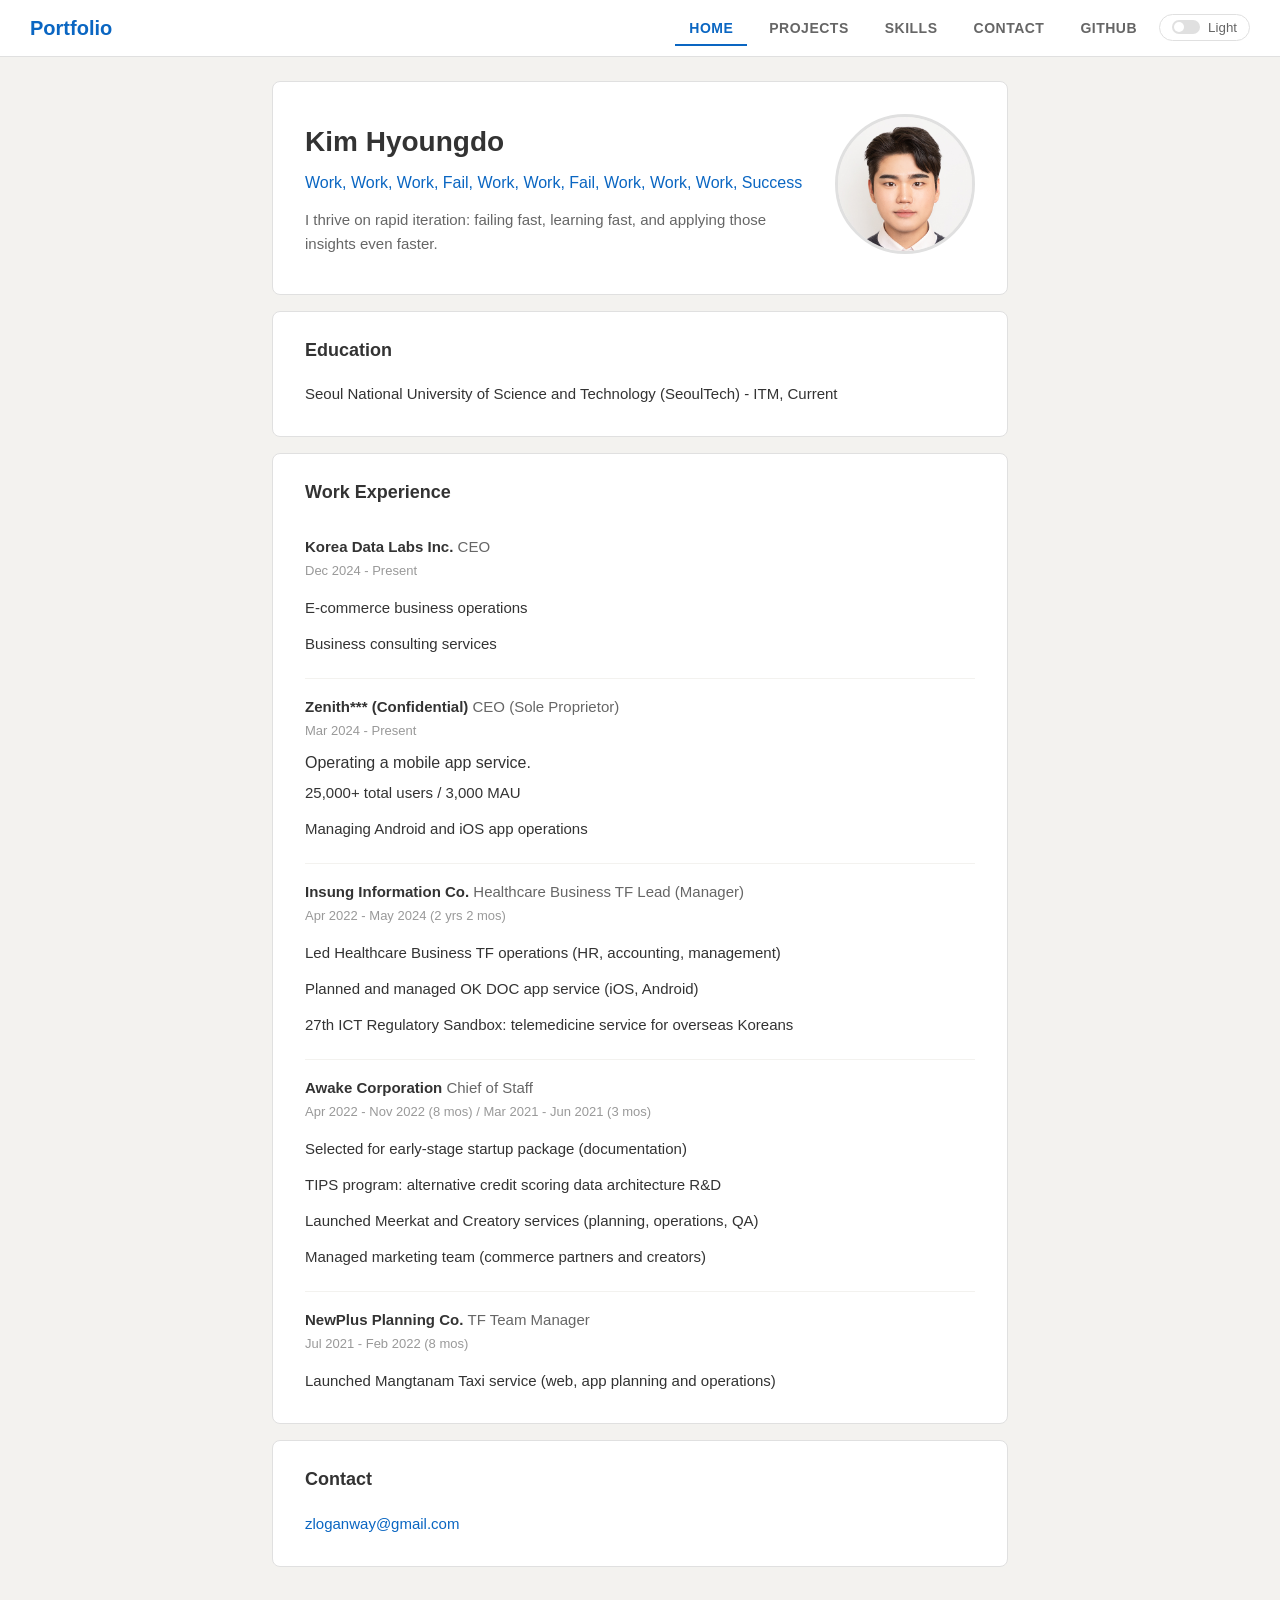
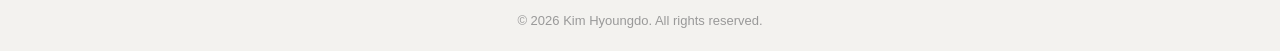
<file: index.html>
<!DOCTYPE html>
<html lang="en">

<head>
    <meta charset="UTF-8">
    <meta name="viewport" content="width=device-width, initial-scale=1.0">
    <title>Kim Hyoungdo - Portfolio</title>
    <link rel="stylesheet" href="styles.css">
    <script src="script.js" defer></script>

</head>

<body>
    <header>
        <nav>
            <div class="logo">Portfolio</div>
            <ul class="nav-links">
                <li><a href="index.html" class="active">HOME</a></li>
                <li><a href="projects.html">PROJECTS</a></li>
                <li><a href="skills.html">SKILLS</a></li>
                <li><a href="contact.html">CONTACT</a></li>
                <li><a href="github.html">GITHUB</a></li>
                <li>
                    <button class="theme-toggle">
                        <span class="theme-toggle-track"><span class="theme-toggle-knob"></span></span>
                        <span class="theme-toggle-label">Light</span>
                    </button>
                </li>
            </ul>
        </nav>
    </header>

    <main>
        <section class="intro">
            <div class="intro-text">
                <h1>Kim Hyoungdo</h1>
                <p class="subtitle">Work, Work, Work, Fail, Work, Work, Fail, Work, Work, Work, Success</p>
                <p class="bio">
                    I thrive on rapid iteration: failing fast, learning fast, and applying those insights even faster.
                </p>
            </div>
            <figure class="intro-photo">
                <img src="김형도_민증.jpg" alt="Kim Hyoungdo">
            </figure>
        </section>

        <section class="info-section">
            <h2>Education</h2>
            <ul class="info-list">
                <li>Seoul National University of Science and Technology (SeoulTech) - ITM, Current</li>
            </ul>
        </section>

        <section class="info-section">
            <h2>Work Experience</h2>
            <div class="experience-item">
                <h3>Korea Data Labs Inc. <span class="role">CEO</span></h3>
                <p class="period">Dec 2024 - Present</p>
                <ul class="info-list">
                    <li>E-commerce business operations</li>
                    <li>Business consulting services</li>
                </ul>
            </div>
            <div class="experience-item">
                <h3>Zenith*** (Confidential) <span class="role">CEO (Sole Proprietor)</span></h3>
                <p class="period">Mar 2024 - Present</p>
                <p>Operating a mobile app service.</p>
                <ul class="info-list">
                    <li>25,000+ total users / 3,000 MAU</li>
                    <li>Managing Android and iOS app operations</li>
                </ul>
            </div>
            <div class="experience-item">
                <h3>Insung Information Co. <span class="role">Healthcare Business TF Lead (Manager)</span></h3>
                <p class="period">Apr 2022 - May 2024 (2 yrs 2 mos)</p>
                <ul class="info-list">
                    <li>Led Healthcare Business TF operations (HR, accounting, management)</li>
                    <li>Planned and managed OK DOC app service (iOS, Android)</li>
                    <li>27th ICT Regulatory Sandbox: telemedicine service for overseas Koreans</li>
                </ul>
            </div>
            <div class="experience-item">
                <h3>Awake Corporation <span class="role">Chief of Staff</span></h3>
                <p class="period">Apr 2022 - Nov 2022 (8 mos) / Mar 2021 - Jun 2021 (3 mos)</p>
                <ul class="info-list">
                    <li>Selected for early-stage startup package (documentation)</li>
                    <li>TIPS program: alternative credit scoring data architecture R&D</li>
                    <li>Launched Meerkat and Creatory services (planning, operations, QA)</li>
                    <li>Managed marketing team (commerce partners and creators)</li>
                </ul>
            </div>
            <div class="experience-item">
                <h3>NewPlus Planning Co. <span class="role">TF Team Manager</span></h3>
                <p class="period">Jul 2021 - Feb 2022 (8 mos)</p>
                <ul class="info-list">
                    <li>Launched Mangtanam Taxi service (web, app planning and operations)</li>
                </ul>
            </div>
        </section>

        <section class="info-section">
            <h2>Contact</h2>
            <ul class="info-list">
                <li><a href="mailto:zloganway@gmail.com">zloganway@gmail.com</a></li>
            </ul>
        </section>
    </main>

    <footer>
        <p>&copy; 2026 Kim Hyoungdo. All rights reserved.</p>
    </footer>
</body>

</html>
</file>
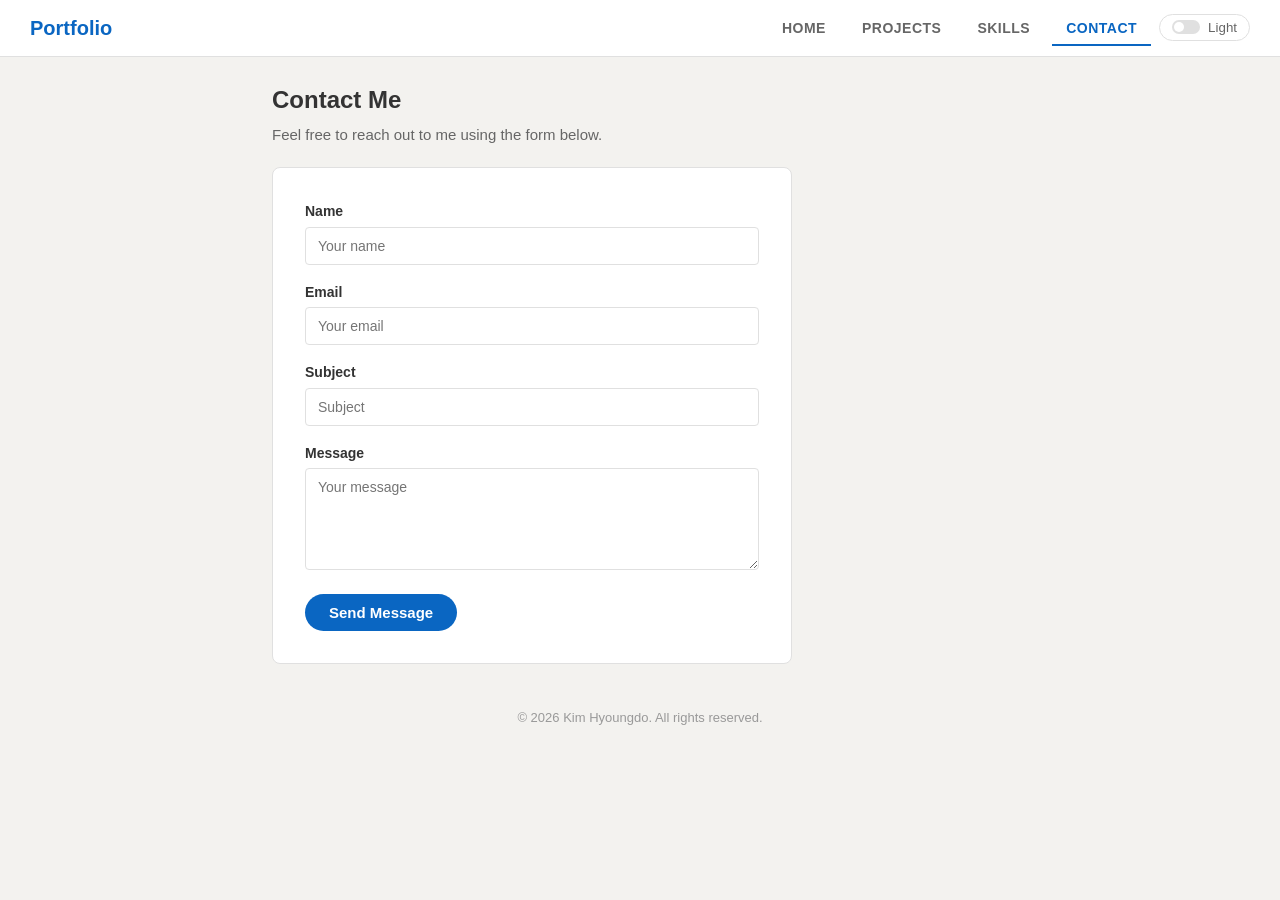
<file: contact.html>
<!DOCTYPE html>
<html lang="en">

<head>
    <meta charset="UTF-8">
    <meta name="viewport" content="width=device-width, initial-scale=1.0">
    <title>Contact - Kim Hyoungdo</title>
    <link rel="stylesheet" href="styles.css">
    <script src="script.js" defer></script>
</head>

<body>
    <header>
        <nav>
            <div class="logo">Portfolio</div>
            <ul class="nav-links">
                <li><a href="index.html">HOME</a></li>
                <li><a href="projects.html">PROJECTS</a></li>
                <li><a href="skills.html">SKILLS</a></li>
                <li><a href="contact.html" class="active">CONTACT</a></li>
                <li>
                    <button class="theme-toggle">
                        <span class="theme-toggle-track"><span class="theme-toggle-knob"></span></span>
                        <span class="theme-toggle-label">Light</span>
                    </button>
                </li>
            </ul>
        </nav>
    </header>

    <main>
        <section class="contact">
            <h1>Contact Me</h1>
            <p class="section-description">Feel free to reach out to me using the form below.</p>

            <form class="contact-form">
                <label for="name">Name</label>
                <input type="text" id="name" name="name" placeholder="Your name">

                <label for="email">Email</label>
                <input type="email" id="email" name="email" placeholder="Your email">

                <label for="subject">Subject</label>
                <input type="text" id="subject" name="subject" placeholder="Subject">

                <label for="message">Message</label>
                <textarea id="message" name="message" rows="5" placeholder="Your message"></textarea>

                <button type="submit">Send Message</button>
            </form>
        </section>
    </main>

    <footer>
        <p>&copy; 2026 Kim Hyoungdo. All rights reserved.</p>
    </footer>
</body>

</html>
</file>
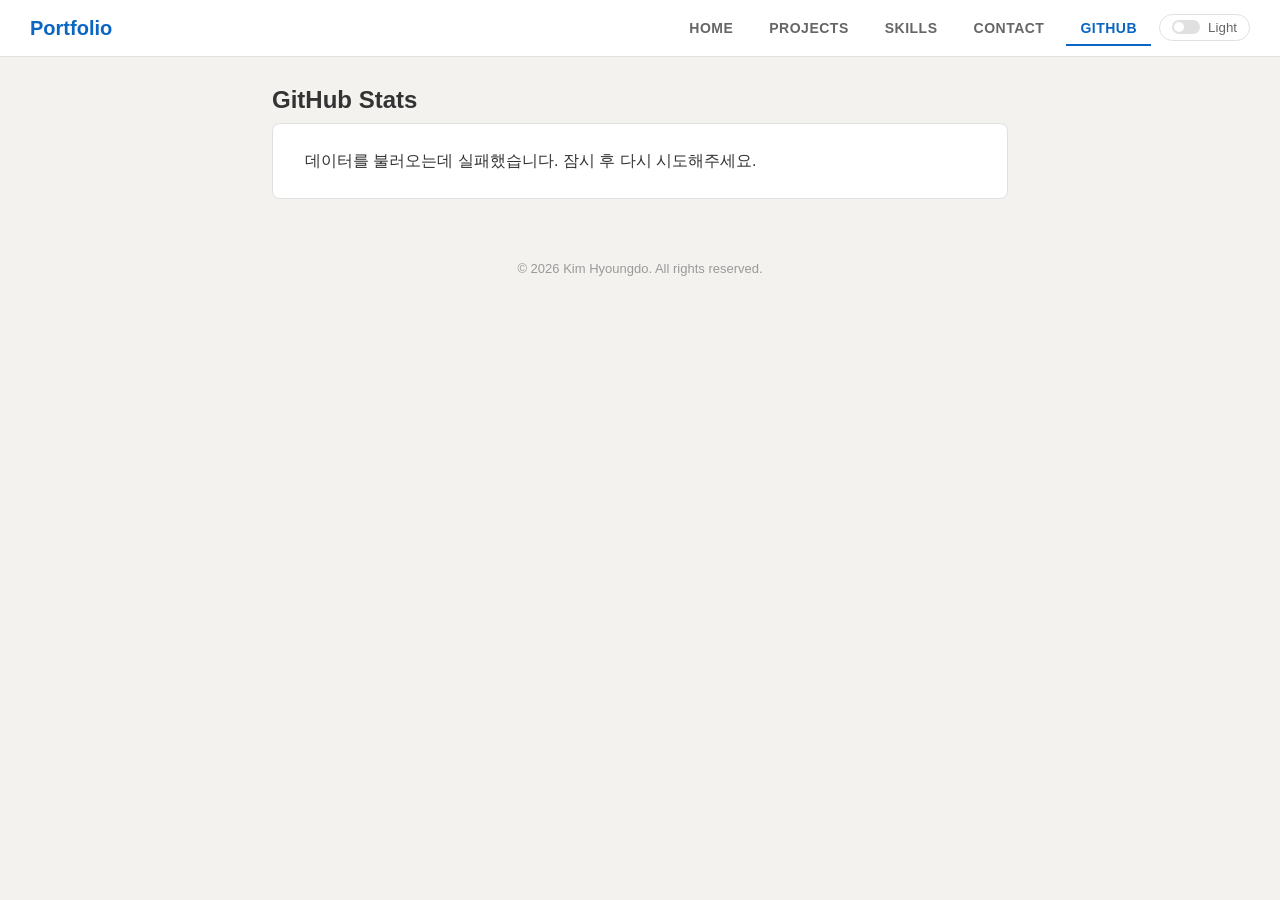
<file: github.html>
<!DOCTYPE html>
<html lang="en">

<head>
    <meta charset="UTF-8">
    <meta name="viewport" content="width=device-width, initial-scale=1.0">
    <title>Github Stats</title>
    <link rel="stylesheet" href="styles.css">
    <script src="script.js" defer></script>

</head>

<body>
    <header>
        <nav>
            <div class="logo">Portfolio</div>
            <ul class="nav-links">
                <li><a href="index.html">HOME</a></li>
                <li><a href="projects.html">PROJECTS</a></li>
                <li><a href="skills.html">SKILLS</a></li>
                <li><a href="contact.html">CONTACT</a></li>
                <li><a href="github.html" class="active">GITHUB</a></li>

                <li>
                    <button class="theme-toggle">
                        <span class="theme-toggle-track"><span class="theme-toggle-knob"></span></span>
                        <span class="theme-toggle-label">Light</span>
                    </button>
                </li>
            </ul>
        </nav>
    </header>

    <main>
        <h1>GitHub Stats</h1>
        <section id="github-profile" class="info-section">
            <p>Loading profile...</p>
        </section>
        <div id="github-repos" style="display:flex; flex-direction:column; gap:16px;"></div>
    </main>

    <footer>
        <p>&copy; 2026 Kim Hyoungdo. All rights reserved.</p>
    </footer>
</body>

</html>
</file>
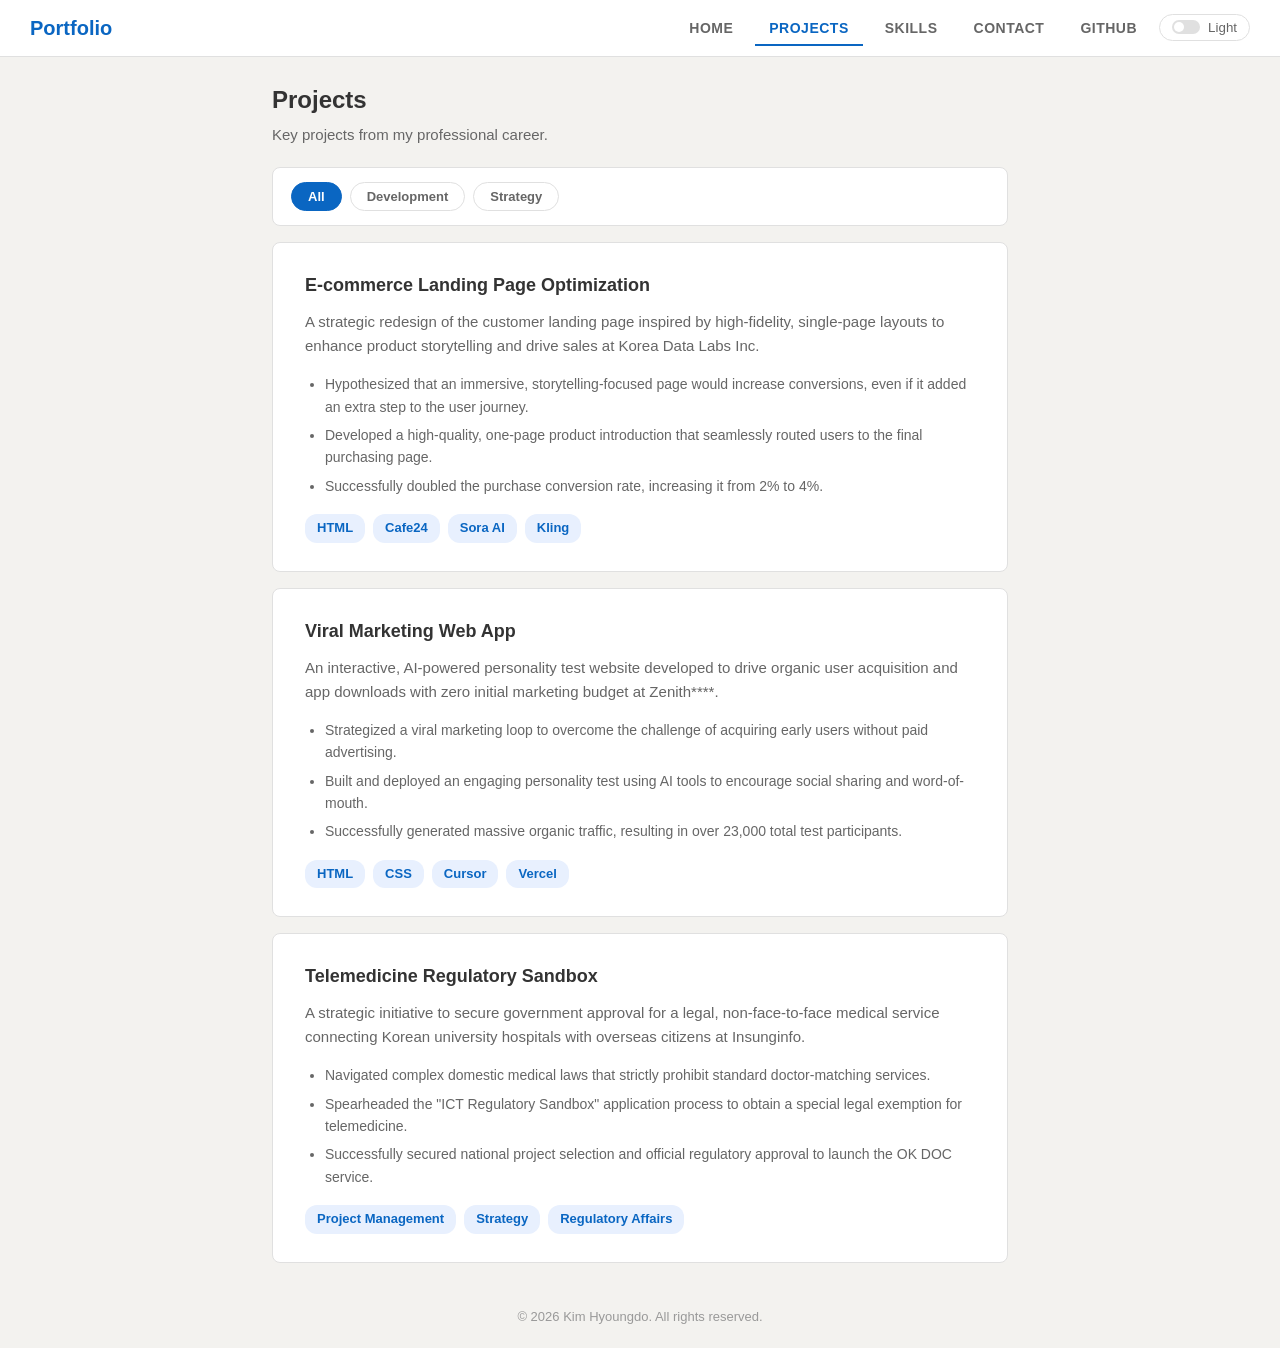
<file: projects.html>
<!DOCTYPE html>
<html lang="en">

<head>
    <meta charset="UTF-8">
    <meta name="viewport" content="width=device-width, initial-scale=1.0">
    <title>Projects - Kim Hyoungdo</title>
    <link rel="stylesheet" href="styles.css">
    <script src="script.js" defer></script>

</head>

<body>
    <header>
        <nav>
            <div class="logo">Portfolio</div>
            <ul class="nav-links">
                <li><a href="index.html">HOME</a></li>
                <li><a href="projects.html" class="active">PROJECTS</a></li>
                <li><a href="skills.html">SKILLS</a></li>
                <li><a href="contact.html">CONTACT</a></li>
                <li><a href="github.html">GITHUB</a></li>
                <li>
                    <button class="theme-toggle">
                        <span class="theme-toggle-track"><span class="theme-toggle-knob"></span></span>
                        <span class="theme-toggle-label">Light</span>
                    </button>
                </li>
            </ul>
        </nav>
    </header>

    <main>
        <h1>Projects</h1>
        <p class="section-description">Key projects from my professional career.</p>

        <div class="project-filter">
            <button class="filter-btn active" data-filter="all">All</button>
            <button class="filter-btn" data-filter="development">Development</button>
            <button class="filter-btn" data-filter="strategy">Strategy</button>
        </div>

        <article class="project-group" data-category="development">
            <div class="project-text">
                <h2>E-commerce Landing Page Optimization</h2>
                <p>
                    A strategic redesign of the customer landing page inspired by high-fidelity,
                    single-page layouts to enhance product storytelling and drive sales at Korea Data Labs Inc.
                </p>
                <ul>
                    <li>Hypothesized that an immersive, storytelling-focused page would increase conversions, even if it
                        added an extra step to the user journey.</li>
                    <li>Developed a high-quality, one-page product introduction that seamlessly routed users to the
                        final purchasing page.</li>
                    <li>Successfully doubled the purchase conversion rate, increasing it from 2% to 4%.</li>
                </ul>
                <div class="tags">
                    <span class="tag">HTML</span>
                    <span class="tag">Cafe24</span>
                    <span class="tag">Sora AI</span>
                    <span class="tag">Kling</span>
                </div>
            </div>
        </article>

        <article class="project-group" data-category="development">
            <div class="project-text">
                <h2>Viral Marketing Web App</h2>
                <p>
                    An interactive, AI-powered personality test website developed to drive organic user
                    acquisition and app downloads with zero initial marketing budget at Zenith****.
                </p>
                <ul>
                    <li>Strategized a viral marketing loop to overcome the challenge of acquiring early users without
                        paid advertising.</li>
                    <li>Built and deployed an engaging personality test using AI tools to encourage social sharing and
                        word-of-mouth.</li>
                    <li>Successfully generated massive organic traffic, resulting in over 23,000 total test
                        participants.</li>
                </ul>
                <div class="tags">
                    <span class="tag">HTML</span>
                    <span class="tag">CSS</span>
                    <span class="tag">Cursor</span>
                    <span class="tag">Vercel</span>
                </div>
            </div>
        </article>

        <article class="project-group" data-category="strategy">
            <div class="project-text">
                <h2>Telemedicine Regulatory Sandbox</h2>
                <p>
                    A strategic initiative to secure government approval for a legal, non-face-to-face
                    medical service connecting Korean university hospitals with overseas citizens at Insunginfo.
                </p>
                <ul>
                    <li>Navigated complex domestic medical laws that strictly prohibit standard doctor-matching
                        services.</li>
                    <li>Spearheaded the "ICT Regulatory Sandbox" application process to obtain a special legal exemption
                        for telemedicine.</li>
                    <li>Successfully secured national project selection and official regulatory approval to launch the
                        OK DOC service.</li>
                </ul>
                <div class="tags">
                    <span class="tag">Project Management</span>
                    <span class="tag">Strategy</span>
                    <span class="tag">Regulatory Affairs</span>
                </div>
            </div>
        </article>
    </main>

    <footer>
        <p>&copy; 2026 Kim Hyoungdo. All rights reserved.</p>
    </footer>
</body>

</html>
</file>
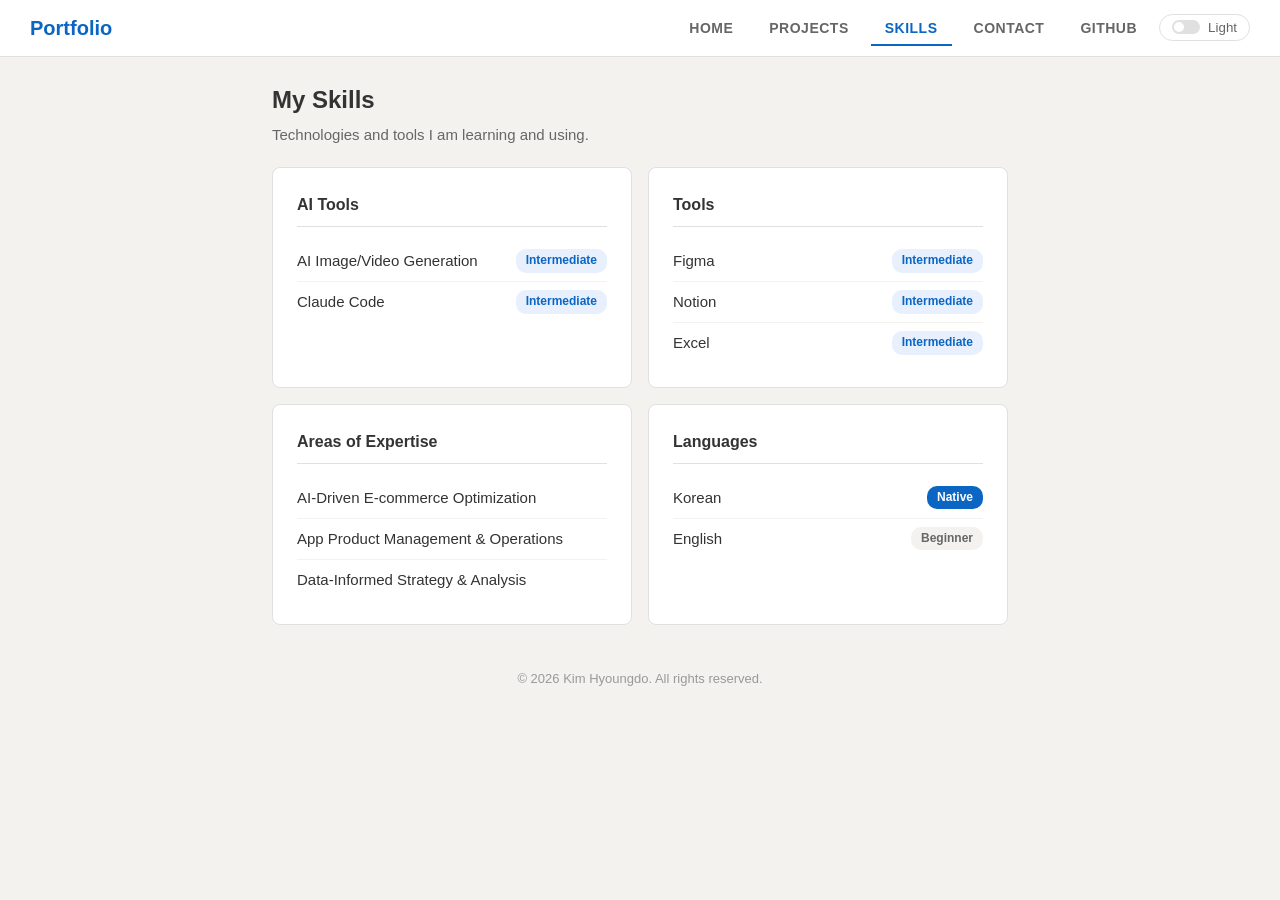
<file: skills.html>
<!DOCTYPE html>
<html lang="en">

<head>
    <meta charset="UTF-8">
    <meta name="viewport" content="width=device-width, initial-scale=1.0">
    <title>Skills - Kim Hyoungdo</title>
    <link rel="stylesheet" href="styles.css">
    <script src="script.js" defer></script>

</head>

<body>
    <header>
        <nav>
            <div class="logo">Portfolio</div>
            <ul class="nav-links">
                <li><a href="index.html">HOME</a></li>
                <li><a href="projects.html">PROJECTS</a></li>
                <li><a href="skills.html" class="active">SKILLS</a></li>
                <li><a href="contact.html">CONTACT</a></li>
                <li><a href="github.html">GITHUB</a></li>
                <li>
                    <button class="theme-toggle">
                        <span class="theme-toggle-track"><span class="theme-toggle-knob"></span></span>
                        <span class="theme-toggle-label">Light</span>
                    </button>
                </li>
            </ul>
        </nav>
    </header>

    <main>
        <h1>My Skills</h1>
        <p class="section-description">Technologies and tools I am learning and using.</p>

        <section class="skills-section">
            <div class="skill-category">
                <h3>AI Tools</h3>
                <ul>
                    <li>AI Image/Video Generation <span class="lvl-intermediate">Intermediate</span></li>
                    <li>Claude Code <span class="lvl-intermediate">Intermediate</span></li>
                </ul>
            </div>

            <div class="skill-category">
                <h3>Tools</h3>
                <ul>
                    <li>Figma <span class="lvl-intermediate">Intermediate</span></li>
                    <li>Notion <span class="lvl-intermediate">Intermediate</span></li>
                    <li>Excel <span class="lvl-intermediate">Intermediate</span></li>
                </ul>
            </div>

            <div class="skill-category">
                <h3>Areas of Expertise</h3>
                <ul>
                    <li>AI-Driven E-commerce Optimization</li>
                    <li>App Product Management & Operations</li>
                    <li>Data-Informed Strategy & Analysis</li>
                </ul>
            </div>

            <div class="skill-category">
                <h3>Languages</h3>
                <ul>
                    <li>Korean <span class="lvl-advanced">Native</span></li>
                    <li>English <span class="lvl-beginner">Beginner</span></li>
                </ul>
            </div>
        </section>
    </main>

    <footer>
        <p>&copy; 2026 Kim Hyoungdo. All rights reserved.</p>
    </footer>
</body>

</html>
</file>
<file: styles.css>
/* ===== Theme Variables (CSS Custom Properties) ===== */
:root {
    --bg-color: #f3f2ef;
    --card-bg: #ffffff;
    --text-color: #333333;
    --text-muted: #666666;
    --text-light: #999999;
    --accent: #0a66c2;
    --accent-hover: #004182;
    --accent-light: #e8f0fe;
    --border-color: #e0e0e0;
    --border-light: #f3f2ef;
    --tag-bg: #e8f0fe;
    --tag-text: #0a66c2;
}

body.dark-theme {
    --bg-color: #1a1a1a;
    --card-bg: #2a2a2a;
    --text-color: #e6e6e6;
    --text-muted: #a8a8a8;
    --text-light: #707070;
    --accent: #4a9eff;
    --accent-hover: #7ab8ff;
    --accent-light: #1e3a5f;
    --border-color: #404040;
    --border-light: #333333;
    --tag-bg: #1e3a5f;
    --tag-text: #7ab8ff;
}

/* ===== Global Styles ===== */
* {
    margin: 0;
    padding: 0;
    box-sizing: border-box;
}

body {
    font-family: Arial, sans-serif;
    line-height: 1.6;
    color: var(--text-color);
    background-color: var(--bg-color);
}

a {
    color: var(--accent);
    text-decoration: none;
}

a:hover {
    text-decoration: underline;
}

/* ===== Navigation ===== */
nav {
    display: flex;
    justify-content: space-between;
    align-items: center;
    background-color: var(--card-bg);
    padding: 12px 30px;
    border-bottom: 1px solid var(--border-color);
}

.logo {
    color: var(--accent);
    font-size: 20px;
    font-weight: bold;
}

.nav-links {
    list-style: none;
    display: flex;
    flex-wrap: wrap;
    align-items: center;
    justify-content: flex-end;
    gap: 8px;
}

.nav-links a {
    color: var(--text-muted);
    text-decoration: none;
    padding: 8px 14px;
    border-radius: 4px;
    font-size: 14px;
    font-weight: 600;
    letter-spacing: 0.5px;
}

.nav-links a:hover {
    background-color: var(--bg-color);
    color: var(--text-color);
    text-decoration: none;
}

.nav-links a.active {
    color: var(--accent);
    border-bottom: 2px solid var(--accent);
    border-radius: 0;
}

/* ===== Theme Toggle Button ===== */
.theme-toggle {
    display: inline-flex;
    align-items: center;
    gap: 8px;
    background-color: transparent;
    border: 1px solid var(--border-color);
    border-radius: 20px;
    padding: 5px 12px;
    color: var(--text-muted);
    cursor: pointer;
}

.theme-toggle:hover {
    background-color: var(--accent-light);
    color: var(--accent);
    border-color: var(--accent);
}

.theme-toggle-track {
    width: 28px;
    height: 14px;
    background-color: var(--border-color);
    border-radius: 7px;
    position: relative;
}

.theme-toggle-knob {
    width: 10px;
    height: 10px;
    background-color: #ffffff;
    border-radius: 50%;
    position: absolute;
    top: 2px;
    left: 2px;
    transition: left 0.2s;
}

body.dark-theme .theme-toggle-track {
    background-color: var(--accent);
}

body.dark-theme .theme-toggle-knob {
    left: 16px;
    background-color: #1a1a1a;
}

/* ===== Main Content ===== */
main {
    max-width: 768px;
    margin: 24px auto;
    padding: 0 16px;
}

h1 {
    color: var(--text-color);
    font-size: 24px;
    margin-bottom: 4px;
}

h2 {
    color: var(--text-color);
    font-size: 18px;
    margin-bottom: 12px;
}

/* ===== Footer ===== */
footer {
    text-align: center;
    padding: 20px;
    color: var(--text-light);
    font-size: 13px;
    margin-top: 24px;
}

.section-description {
    color: var(--text-muted);
    margin-bottom: 20px;
    font-size: 15px;
}

/* ===== Home Page - Intro ===== */
.intro {
    background-color: var(--card-bg);
    border: 1px solid var(--border-color);
    border-radius: 8px;
    padding: 32px;
    margin-bottom: 16px;
    display: flex;
    justify-content: space-between;
    align-items: center;
    gap: 32px;
}

.intro-text {
    flex: 1;
}

.intro-text h1 {
    font-size: 28px;
    color: var(--text-color);
    margin-bottom: 6px;
}

.subtitle {
    color: var(--accent);
    font-size: 16px;
    margin-bottom: 12px;
}

.bio {
    color: var(--text-muted);
    font-size: 15px;
    line-height: 1.6;
}

.intro-photo {
    flex-shrink: 0;
}

.intro-photo img {
    width: 140px;
    height: 140px;
    border-radius: 50%;
    object-fit: cover;
    object-position: top;
    border: 3px solid var(--border-color);
    background-color: var(--bg-color);
}

/* ===== Home Page - Info Sections ===== */
.info-section {
    background-color: var(--card-bg);
    border: 1px solid var(--border-color);
    border-radius: 8px;
    padding: 24px 32px;
    margin-bottom: 16px;
}

.info-list {
    list-style: none;
}

.info-list li {
    padding: 6px 0;
    color: var(--text-color);
    font-size: 15px;
}

.info-list a {
    color: var(--accent);
}

/* ===== Work Experience ===== */
.experience-item {
    padding: 16px 0;
    border-bottom: 1px solid var(--border-light);
}

.experience-item:last-child {
    border-bottom: none;
    padding-bottom: 0;
}

.experience-item:first-child {
    padding-top: 0;
}

.experience-item h3 {
    font-size: 15px;
    color: var(--text-color);
    margin-bottom: 2px;
}

.role {
    font-weight: normal;
    color: var(--text-muted);
}

.period {
    font-size: 13px;
    color: var(--text-light);
    margin-bottom: 8px;
}

/* ===== Projects Page ===== */
.project-group {
    background-color: var(--card-bg);
    border: 1px solid var(--border-color);
    border-radius: 8px;
    padding: 28px 32px;
    margin-bottom: 16px;
}

.project-text h2 {
    font-size: 18px;
    color: var(--text-color);
    margin-bottom: 10px;
}

.project-text p {
    color: var(--text-muted);
    font-size: 15px;
    margin-bottom: 12px;
    line-height: 1.6;
}

.project-text ul {
    list-style: disc;
    margin-left: 20px;
    margin-bottom: 14px;
}

.project-text li {
    color: var(--text-muted);
    font-size: 14px;
    padding: 3px 0;
}

.tags {
    display: flex;
    flex-wrap: wrap;
    gap: 8px;
}

.tag {
    display: inline-block;
    background-color: var(--tag-bg);
    color: var(--tag-text);
    padding: 4px 12px;
    border-radius: 12px;
    font-size: 13px;
    font-weight: 600;
}

/* ===== Skills Page ===== */
.skills-section {
    display: grid;
    grid-template-columns: repeat(2, 1fr);
    gap: 16px;
}

.skill-category {
    background-color: var(--card-bg);
    border: 1px solid var(--border-color);
    border-radius: 8px;
    padding: 24px;
}

.skill-category h3 {
    font-size: 16px;
    color: var(--text-color);
    margin-bottom: 14px;
    padding-bottom: 8px;
    border-bottom: 1px solid var(--border-color);
}

.skill-category ul {
    list-style: none;
}

.skill-category li {
    display: flex;
    justify-content: space-between;
    align-items: center;
    padding: 8px 0;
    font-size: 15px;
    color: var(--text-color);
    border-bottom: 1px solid var(--border-light);
}

.skill-category li:last-child {
    border-bottom: none;
}

/* Skill level badges */
.lvl-advanced {
    background-color: var(--accent);
    color: #ffffff;
    padding: 2px 10px;
    border-radius: 10px;
    font-size: 12px;
    font-weight: 600;
}

.lvl-intermediate {
    background-color: var(--accent-light);
    color: var(--accent);
    padding: 2px 10px;
    border-radius: 10px;
    font-size: 12px;
    font-weight: 600;
}

.lvl-beginner {
    background-color: var(--bg-color);
    color: var(--text-muted);
    padding: 2px 10px;
    border-radius: 10px;
    font-size: 12px;
    font-weight: 600;
}

.lvl-learning {
    background-color: var(--card-bg);
    color: var(--text-light);
    padding: 2px 10px;
    border-radius: 10px;
    font-size: 12px;
    font-weight: 600;
    border: 1px solid var(--border-color);
}

/* ===== Contact Page ===== */
.contact-form {
    background-color: var(--card-bg);
    border: 1px solid var(--border-color);
    border-radius: 8px;
    padding: 32px;
    max-width: 520px;
}

.contact-form label {
    display: block;
    margin-bottom: 4px;
    font-weight: 600;
    font-size: 14px;
    color: var(--text-color);
}

.contact-form input,
.contact-form textarea {
    width: 100%;
    padding: 10px 12px;
    margin-bottom: 16px;
    border: 1px solid var(--border-color);
    border-radius: 4px;
    font-family: Arial, sans-serif;
    font-size: 14px;
    color: var(--text-color);
    background-color: var(--card-bg);
}

.contact-form input:focus,
.contact-form textarea:focus {
    outline: none;
    border-color: var(--accent);
}

.contact-form button {
    background-color: var(--accent);
    color: #ffffff;
    padding: 10px 24px;
    border: none;
    border-radius: 20px;
    font-size: 15px;
    font-weight: 600;
    cursor: pointer;
}

.contact-form button:hover {
    background-color: var(--accent-hover);
}

/* ===== Responsive: Tablet (481px - 768px) ===== */
@media (max-width: 768px) {
    .intro {
        flex-direction: column;
        text-align: center;
    }

    .intro-photo {
        order: -1;
    }

    .skills-section {
        grid-template-columns: 1fr;
    }
}

/* ===== Responsive: Mobile (0 - 480px) ===== */
@media (max-width: 480px) {
    nav {
        flex-direction: column;
        padding: 12px 16px;
        gap: 8px;
    }

    .nav-links {
        flex-wrap: wrap;
        justify-content: center;
        gap: 4px;
    }

    .nav-links a {
        padding: 6px 10px;
        font-size: 13px;
    }

    main {
        padding: 0 12px;
    }

    .intro {
        padding: 24px;
        flex-direction: column;
        text-align: center;
    }

    .intro-photo {
        order: -1;
    }

    .intro-photo img {
        width: 110px;
        height: 110px;
    }

    .intro-text h1 {
        font-size: 22px;
    }

    .project-group {
        padding: 20px;
    }

    .skill-category {
        padding: 18px;
    }

    .contact-form {
        padding: 24px;
    }

    .skills-section {
        grid-template-columns: 1fr;
    }
}

/* ===== Projects Page - Filter Bar ===== */
.project-filter {
    display: flex;
    flex-wrap: wrap;
    gap: 8px;
    background-color: var(--card-bg);
    border: 1px solid var(--border-color);
    border-radius: 8px;
    padding: 14px 18px;
    margin-bottom: 16px;
}

.filter-btn {
    background-color: transparent;
    border: 1px solid var(--border-color);
    color: var(--text-muted);
    padding: 6px 16px;
    border-radius: 20px;
    font-size: 13px;
    font-weight: 600;
    cursor: pointer;
}

.filter-btn:hover {
    background-color: var(--accent-light);
    color: var(--accent);
    border-color: var(--accent);
}

.filter-btn.active {
    background-color: var(--accent);
    color: #ffffff;
    border-color: var(--accent);
}

/* 필터링되었을 때 부드럽게 숨기기 위한 클래스 */
.project-group.hidden {
    display: none;
}
</file>
